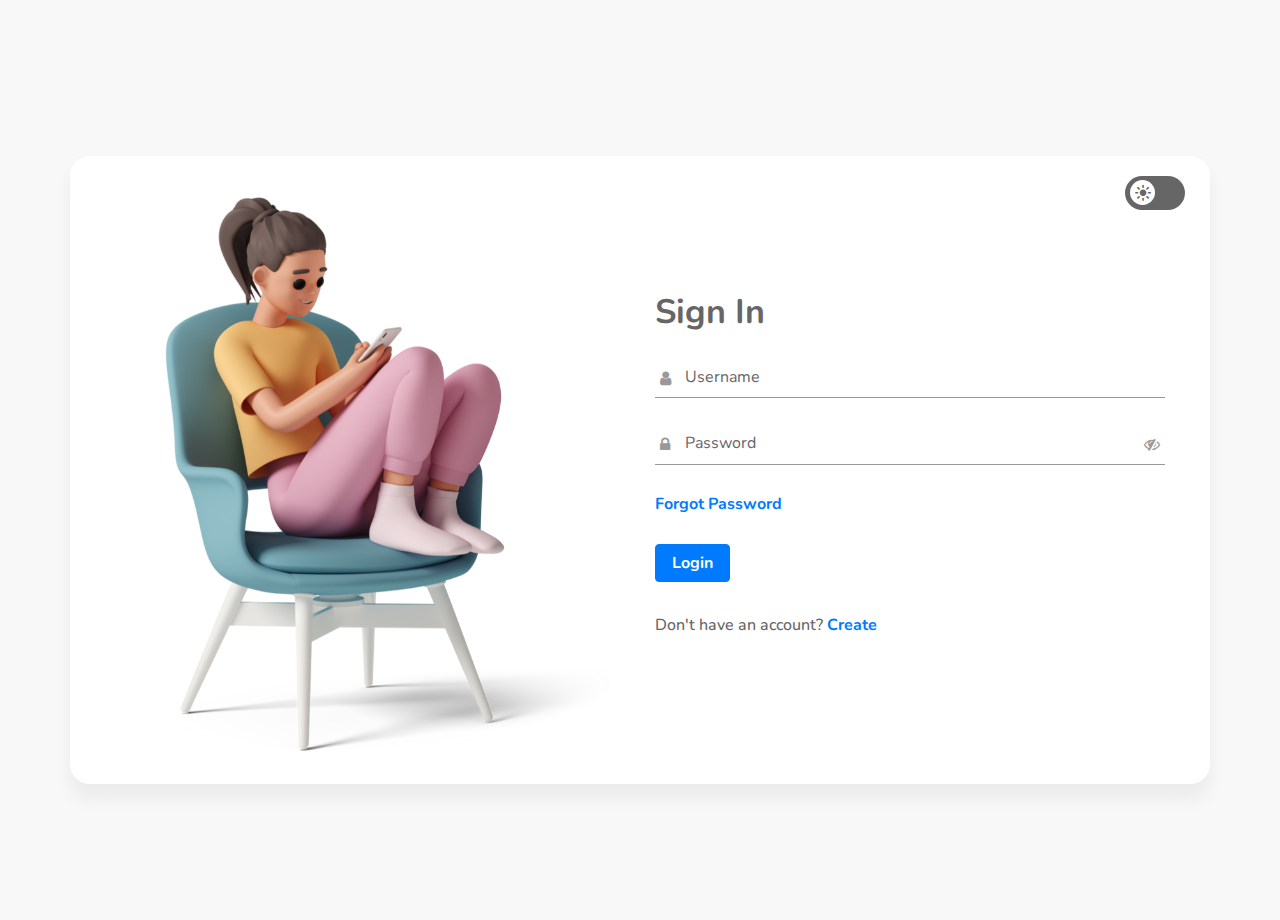
<file: index.html>
<link rel="preconnect" href="https://fonts.googleapis.com">
<link rel="preconnect" href="https://fonts.gstatic.com" crossorigin>
<link href="https://fonts.googleapis.com/css2?family=Nunito:ital,wght@0,200;0,300;0,400;0,500;0,600;0,700;0,800;1,300&display=swap" rel="stylesheet">

<link rel="stylesheet" href="assets/css/font-awesome.min.css">
<link rel="stylesheet" href="assets/css/bootstrap.min.css">
<link rel="stylesheet" href="assets/css/custom.css">

<body>
    <div class="main-wrapper login">
        <div class="container sign-wrapper position-relative">
            <div class="silder-wrapper">
                <label class="switch">
                    <input type="checkbox" id="theme-toggler">
                    <span class="slider round"></span>
                </label>
            </div>
            <div class="clearfix"></div>
            <div class="row">
                <div class="col-lg-6 col-md-12 text-center">
                    <img src="assets/img/login.png" alt="Sign In" width="480px">
                </div>
                <div class="col-lg-6 col-md-12 d-flex justify-content-center flex-column text-lg-left text-center">
                    <h2 class="form-title py-3">Sign In</h2>                    
                    <form method="POST" action="#" class="register-form" id="login-form">
                        <div class="form-group">
                            <label class="form-label" for="username"><i class="fa fa-user material-icons-name"></i></label>
                            <input type="text" name="username" id="username" autocomplete="off" placeholder="Username" required>
                        </div>
                        <div class="form-group">
                            <label class="form-label" for="password"><i class="fa fa-lock"></i></label>
                            <input type="password" name="password" id="password" autocomplete="off" placeholder="Password" required>
                            <label class="form-label" id="show-pwd" for="password"><i class="fa fa-eye fa-eye-slash"></i></label>
                        </div>
                        <div class="form-group d-lg-flex justify-content-between">
                            <div class="text-lg-right text-center">
                                <a href="forgot-password.html"><strong>Forgot Password</strong></a>
                            </div>
                        </div>
                        <div class="form-group pt-0">
                            <button type="submit" name="signin" id="signin" class="btn btn-primary px-3 font-weight-bold">Login</button>
                        </div>
                        <p class="pt-1">Don't have an account? <a href="register.html"><strong>Create</strong></a></p>
                    </form>
                </div>
            </div>
        </div>
    </div>

    <script src="assets/js/jquery-3.2.1.slim.min.js"></script>
    <script src="assets/js/popper.min.js"></script>
    <script src="assets/js/bootstrap.min.js"></script>
    <script src="assets/js/custom.js"></script>

</body>
</html>
</file>
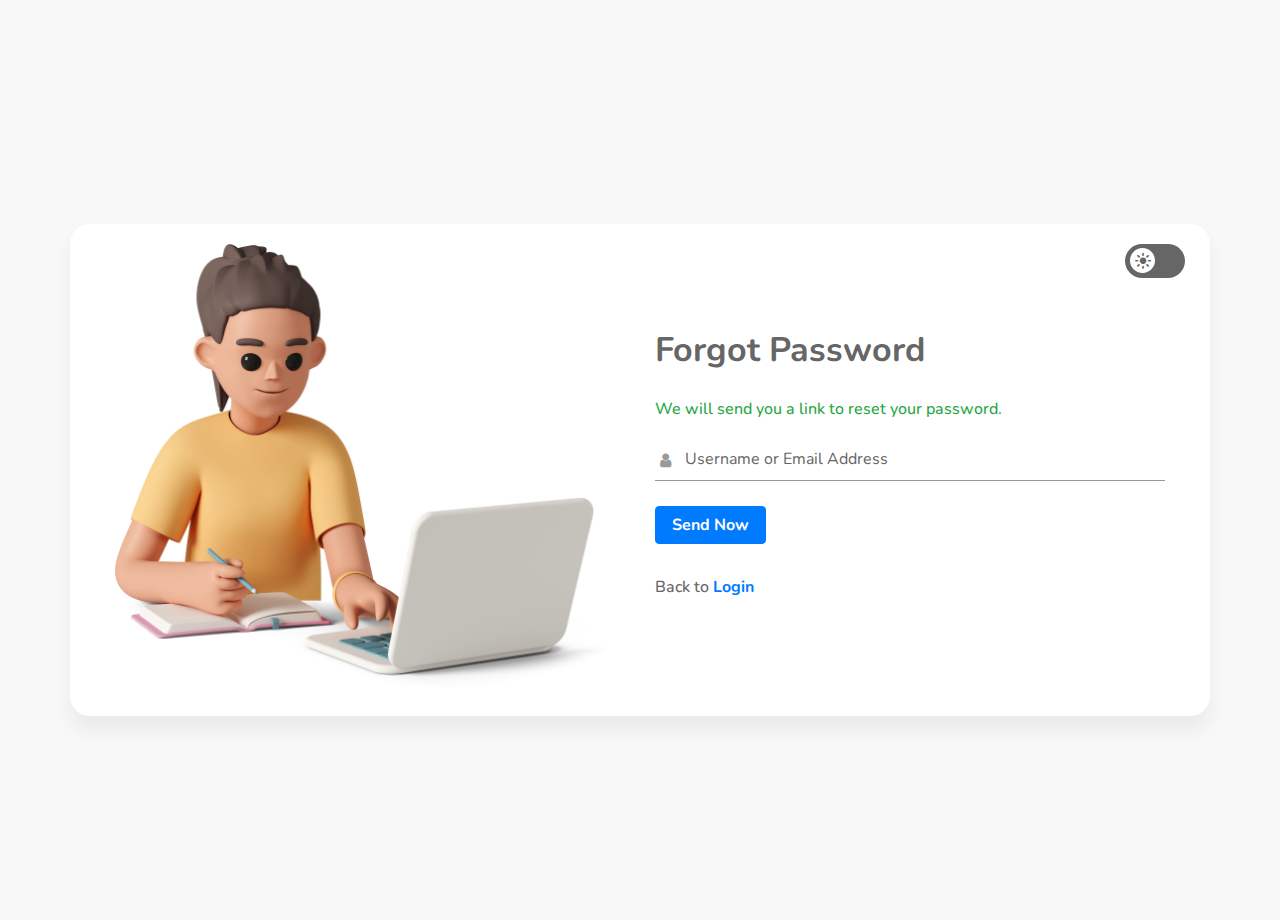
<file: forgot-password.html>
<link rel="preconnect" href="https://fonts.googleapis.com">
<link rel="preconnect" href="https://fonts.gstatic.com" crossorigin>
<link href="https://fonts.googleapis.com/css2?family=Nunito:ital,wght@0,200;0,300;0,400;0,500;0,600;0,700;0,800;1,300&display=swap" rel="stylesheet">

<link rel="stylesheet" href="assets/css/font-awesome.min.css">
<link rel="stylesheet" href="assets/css/bootstrap.min.css">
<link rel="stylesheet" href="assets/css/custom.css">

<body>
    <div class="main-wrapper login">
        <div class="container sign-wrapper position-relative">
            <div class="silder-wrapper">
                <label class="switch">
                    <input type="checkbox" id="theme-toggler">
                    <span class="slider round"></span>
                </label>
            </div>
            <div class="clearfix"></div>
            <div class="row">
                <div class="col-lg-6 col-md-12 text-center">
                    <img src="assets/img/forgot-password.png" alt="Sign In" width="550px">
                </div>
                <div class="col-lg-6 col-md-12 d-flex justify-content-center flex-column text-lg-left text-center">
                    <h2 class="form-title py-3">Forgot Password</h2>
                    <p class="text-success">We will send you a link to reset your password.</p>
                    <form method="POST" action="#" class="register-form" id="login-form">
                        <div class="form-group">
                            <label class="form-label" for="username"><i class="fa fa-user material-icons-name"></i></label>
                            <input type="text" name="username" id="username" autocomplete="off" placeholder="Username or Email Address" />
                        </div>
                        <div class="form-group pt-0">
                            <button type="submit" name="signin" id="signin" class="btn btn-primary px-3 font-weight-bold">Send Now</button>
                        </div>
                        <p class="pt-1">Back to <a href="index.html"><strong>Login</strong></a></p>
                    </form>
                </div>
            </div>
        </div>
    </div>

    <script src="assets/js/jquery-3.2.1.slim.min.js"></script>
    <script src="assets/js/popper.min.js"></script>
    <script src="assets/js/bootstrap.min.js"></script>
    <script src="assets/js/custom.js"></script>

</body>
</html>
</file>
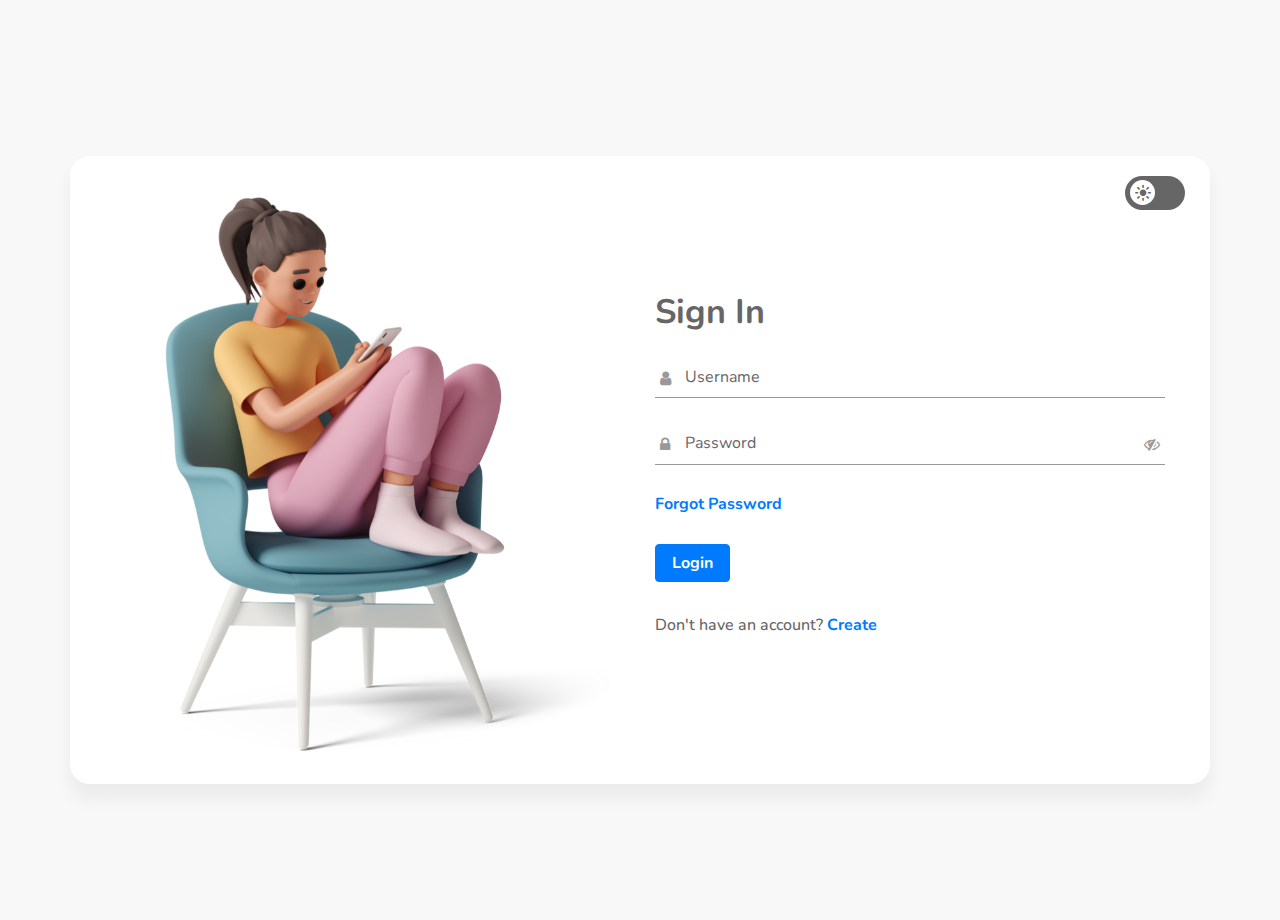
<file: login.html>
<link rel="preconnect" href="https://fonts.googleapis.com">
<link rel="preconnect" href="https://fonts.gstatic.com" crossorigin>
<link href="https://fonts.googleapis.com/css2?family=Nunito:ital,wght@0,200;0,300;0,400;0,500;0,600;0,700;0,800;1,300&display=swap" rel="stylesheet">

<link rel="stylesheet" href="assets/css/font-awesome.min.css">
<link rel="stylesheet" href="assets/css/bootstrap.min.css">
<link rel="stylesheet" href="assets/css/custom.css">

<body>
    <div class="main-wrapper login">
        <div class="container sign-wrapper position-relative">
            <div class="silder-wrapper">
                <label class="switch">
                    <input type="checkbox" id="theme-toggler">
                    <span class="slider round"></span>
                </label>
            </div>
            <div class="clearfix"></div>
            <div class="row">
                <div class="col-lg-6 col-md-12 text-center">
                    <img src="assets/img/login.png" alt="Sign In" width="480px">
                </div>
                <div class="col-lg-6 col-md-12 d-flex justify-content-center flex-column text-lg-left text-center">
                    <h2 class="form-title py-3">Sign In</h2>                    
                    <form method="POST" class="register-form" id="login-form">
                        <div class="form-group">
                            <label class="form-label" for="username"><i class="fa fa-user material-icons-name"></i></label>
                            <input type="text" name="username" id="username" autocomplete="off" placeholder="Username" />
                        </div>
                        <div class="form-group">
                            <label class="form-label" for="password"><i class="fa fa-lock"></i></label>
                            <input type="password" name="password" id="password" autocomplete="off" placeholder="Password" />
                            <label class="form-label" id="show-pwd" for="password"><i class="fa fa-eye fa-eye-slash"></i></label>
                        </div>
                        <div class="form-group d-lg-flex justify-content-between">
                            <div class="text-lg-right text-center">
                                <a href="forgot-password.html"><strong>Forgot Password</strong></a>
                            </div>
                        </div>
                        <div class="form-group pt-0">
                            <button type="submit" name="signin" id="signin" class="btn btn-primary px-3 font-weight-bold">Login</button>
                        </div>
                        <p class="pt-1">Don't have an account? <a href="register.html"><strong>Create</strong></a></p>
                    </form>
                </div>
            </div>
        </div>
    </div>

    <script src="assets/js/jquery-3.2.1.slim.min.js"></script>
    <script src="assets/js/popper.min.js"></script>
    <script src="assets/js/bootstrap.min.js"></script>
    <script src="assets/js/custom.js"></script>

</body>
</html>
</file>
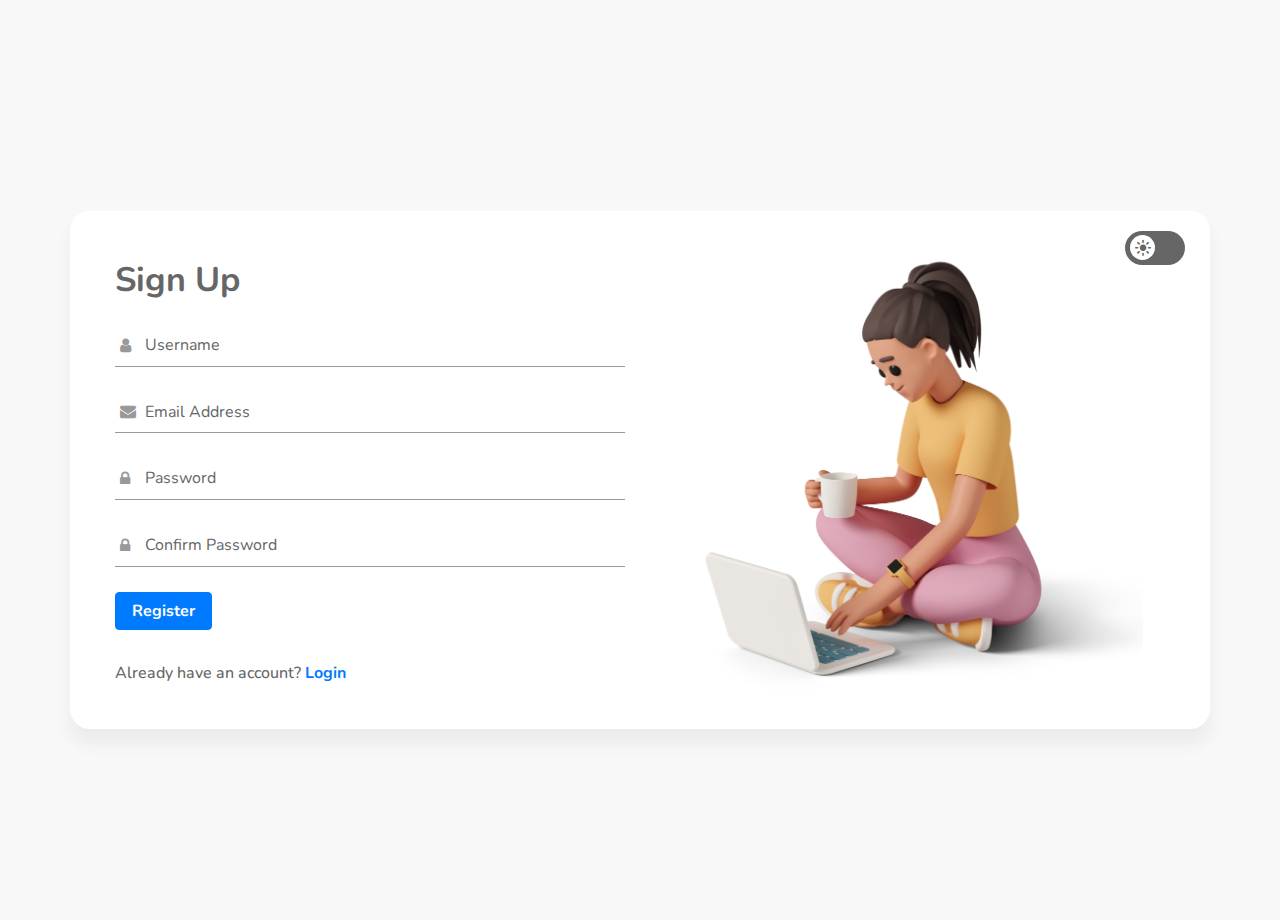
<file: register.html>
<!DOCTYPE html>
<html lang="en">
<head>
    <!-- metas -->
    <meta http-equiv="Content-Type" content="text/html; charset=UTF-8"/>    
    <meta name="author" content="Rayees">
    <meta http-equiv="X-UA-Compatible" content="IE=edge,chrome=1">
    <meta http-equiv="x-dns-prefetch-control" content="on" >
    <meta name="viewport" content="width=device-width, initial-scale=1, shrink-to-fit=no">
    <title>My Works | Custom Registration Form</title>
    <meta name="description" content="A custom user-firendly, responsive, bootstrap Registration form with Light and Night mode.">
    <meta name="keywords" content="register, reg-form , custom, ui, ux, rayeesac">
    <link rel="shortlink" href="https://www.rayeesac.ml/" />
    <meta http-equiv="content-language" content="en" />

    <link rel="canonical" href="https://www.rayeesac.ml/" />
    <!-- Favicon -->
    <link rel="shortcut icon" type="image/x-icon" href="/favicon.ico" />
    <link rel="icon" type="image/png" sizes="48x48" href="/favicon.ico" />
    <link rel="icon" type="image/png" sizes="16x16" href="/favicon-16x16.png" />
    <link rel="icon" type="image/png" sizes="32x32" href="/favicon-32x32.png" />
    <link rel="icon" type="image/png" sizes="192x192"  href="/android-icon-192x192.png" />
    <link rel="apple-touch-icon" sizes="180x180" href="/apple-touch-icon.png" />
    <meta name="robots" content="follow, index" />

    <link rel="manifest" href="/site.webmanifest">
    <meta name="msapplication-TileColor" content="#ff0000">
    <meta name="theme-color" content="#ffffff">

    <link rel="preconnect" href="https://fonts.googleapis.com">
    <link rel="preconnect" href="https://fonts.gstatic.com" crossorigin>
    <link href="https://fonts.googleapis.com/css2?family=Nunito:ital,wght@0,200;0,300;0,400;0,500;0,600;0,700;0,800;1,300&display=swap" rel="stylesheet">

    <link rel="stylesheet" href="assets/css/font-awesome.min.css">
    <link rel="stylesheet" href="assets/css/bootstrap.min.css">
    <link rel="stylesheet" href="assets/css/custom.css">
</head>
<body>
    <div class="main-wrapper register">
        <div class="container sign-wrapper position-relative">
            <div class="silder-wrapper">
                <label class="switch">
                    <input type="checkbox" id="theme-toggler">
                    <span class="slider round"></span>
                </label>
            </div>
            <div class="clearfix"></div>
            <div class="align-items-center row">
                <div class="col-lg-6 col-md-12 d-flex flex-column justify-content-center order-2 order-lg-1 text-center text-lg-left">
                    <h2 class="form-title py-3">Sign Up</h2>
                    <form method="POST" action="#" class="register-form" id="login-form">
                        <div class="form-group">
                            <label class="form-label" for="username"><i class="fa fa-user material-icons-name"></i></label>
                            <input type="text" name="username" id="username" autocomplete="off" placeholder="Username" required>
                        </div>
                        <div class="form-group">
                            <label class="form-label" for="email"><i class="fa fa-envelope material-icons-name"></i></label>
                            <input type="text" name="email" id="email" autocomplete="off" placeholder="Email Address" required>
                        </div>
                        <div class="form-group">
                            <label class="form-label" for="password"><i class="fa fa-lock"></i></label>
                            <input type="password" name="password" id="password" autocomplete="off" placeholder="Password" required>
                        </div>
                        <div class="form-group">
                            <label class="form-label" for="confirm_password"><i class="fa fa-lock"></i></label>
                            <input type="password" name="confirm_password" id="confirm_password" autocomplete="off" placeholder="Confirm Password" required>
                        </div>
                        <div class="form-group">
                            <button type="button" name="signin" id="signin" class="btn btn-primary px-3 font-weight-bold">Register</button>
                        </div>
                        <p class="pt-1">Already have an account? <a href="index.html"><strong>Login</strong></a></p>
                    </form>
                </div>
                <div class="col-lg-6 col-md-12 order-1 order-lg-2 pr-0 text-center">
                    <img src="assets/img/register.png" alt="Sign Up" width="450px">
                </div>
            </div>
        </div>
    </div>

    <script src="assets/js/jquery-3.2.1.slim.min.js"></script>
    <script src="assets/js/popper.min.js"></script>
    <script src="assets/js/bootstrap.min.js"></script>
    <script src="assets/js/custom.js"></script>

</body>
</html>
</file>
<file: assets/css/custom.css>
:root {
    --primary-bg-color: #f8f8f8;
    --secondary-bg-color: #fff;
    --primary-text-color: #666;
    --secondary-text-color: #999;
}
body.active {
    --primary-bg-color: #222;
    --secondary-bg-color: #333;
    --primary-text-color: #fff;
    --secondary-text-color: #f8f8f8;
}
body {
    font-size: 16px;
    line-height: 1.8;
    color: var(--primary-text-color);
    background: var(--primary-bg-color);
    font-weight: 500;
    font-family: 'Nunito', sans-serif;
}
input,textarea {
    appearance: radio !important;
    -moz-appearance: radio !important;
    -webkit-appearance: radio !important;
    -o-appearance: radio !important;
    -ms-appearance: radio !important;
}
h2 {
    line-height: 1.66;
    margin: 0;
    padding: 0;
    font-weight: 700;
    color: var(--primary-text-color);
    font-family: 'Nunito', sans-serif;
    font-size: 34px;
}
.main-wrapper{
    background: var(--primary-bg-color);
    display: flex;
    align-items: center;
    margin-top: 20px;
    min-height:100vh;
}
.sign-wrapper {
    padding: 20px 45px;
    background: var(--secondary-bg-color);
    margin: 0 auto;
    box-shadow: 0 15px 16.83px 0.17px rgb(0 0 0 / 5%);
    -moz-box-shadow: 0 15px 16.83px 0.17px rgba(0, 0, 0, 0.05);
    -webkit-box-shadow: 0 15px 16.83px 0.17px rgb(0 0 0 / 5%);
    -o-box-shadow: 0 15px 16.83px 0.17px rgba(0, 0, 0, 0.05);
    -ms-box-shadow: 0 15px 16.83px 0.17px rgba(0, 0, 0, 0.05);
    border-radius: 20px;
    -moz-border-radius: 20px;
    -webkit-border-radius: 20px;
    -o-border-radius: 20px;
    -ms-border-radius: 20px;
}
input:not([type=checkbox]) {
    width: 100%;
    display: block;
    border: none;
    border-bottom: 1px solid var(--secondary-text-color);
    padding: 6px 30px;
    font-family: 'Nunito', sans-serif;
    box-sizing: border-box;
    outline:none;
    background: var(--secondary-bg-color);
    color: var(--primary-text-color);
}
::placeholder{
    color: var(--primary-text-color);
}
input:focus, input:focus::-webkit-input-placeholder, input:focus::-moz-placeholder, input:focus:-ms-input-placeholder {
    border-bottom: 1px solid var(--primary-text-color);
    outline: none;
}
.form-group {
    position: relative;
    margin-bottom: 25px;
    overflow: hidden;
}
label.form-label{
    position: absolute;
    left: 5px;
    top: 50%;
    transform: translateY(-50%);
    -moz-transform: translateY(-50%);
    -webkit-transform: translateY(-50%);
    -o-transform: translateY(-50%);
    -ms-transform: translateY(-50%);
    color: var(--secondary-text-color);
}
img{max-width: 100%;height: auto;}

#show-pwd{
  position: absolute;
  right: 5px;
  left: unset;
  top: 50%;
  transform: translateY(-50%);
  -moz-transform: translateY(-50%);
  -webkit-transform: translateY(-50%);
  -o-transform: translateY(-50%);
  -ms-transform: translateY(-50%);
  color: var(--secondary-text-color);
  z-index: 11;
  cursor: pointer;
  -webkit-user-select: none;
    -moz-user-select: none;
    -ms-user-select: none;
    user-select: none;
}

.checkbox-wrap {
    display: inline-block;
    position: relative;
    padding-left: 30px;
    margin-bottom: 12px;
    cursor: pointer;
    font-size: 16px;
    font-weight: 500;
    -webkit-user-select: none;
    -moz-user-select: none;
    -ms-user-select: none;
    user-select: none;
}
.checkbox-wrap input {
    position: absolute;
    opacity: 0;
    cursor: pointer;
    height: 0;
    width: 0;
}
.checkmark {
    position: absolute;
    top: 0;
    left: 0;
}
.checkmark:after {
    content: "\f0c8";
    font-family: "FontAwesome";
    position: absolute;
    font-size: 20px;
    margin-top: -4px;
}
.checkbox-wrap input:checked ~ .checkmark:after {
    display: block;
    content: "\f14a";
    font-family: "FontAwesome";
    color: var(--secondary-bg-color);
}
.checkbox-primary {
    color: var(--primary-text-color);
    text-align: left;
}
.checkbox-primary input:checked ~ .checkmark:after {
    color: var(--primary-text-color);
}
.switch {
    position: relative;
    display: inline-block;
    width: 60px;
    height: 34px;
  }
  
  .switch input {
    opacity: 0;
    width: 0;
    height: 0;
  }
  
  .slider {
    position: absolute;
    cursor: pointer;
    top: 0;
    left: 0;
    right: 0;
    bottom: 0;
    background-color: var(--primary-text-color);
    -webkit-transition: .4s;
    transition: .4s;
  }
  
  .slider:before {
    position: absolute;
    content: "";
    height: 25px;
    width: 25px;
    left: 5px;
    bottom: 5px;
    background-color: var(--secondary-bg-color);
    -webkit-transition: .4s;
    transition: .4s;
    content: "\1f31e";
    font-family: "icon";
    color: var(--primary-text-color);
    text-align: center;
    font-size: 16px;
    display: flex;
    align-items: center;
    justify-content: center;
    padding-top: 2px;
    color: var(--primary-text-color);
  }
  
  input:checked + .slider {
    background-color: var(--primary-text-color);
  }
  
  input:focus + .slider {
    box-shadow: 0 0 1px var(--primary-text-color);
  }
  
  input:checked + .slider:before {
    -webkit-transform: translateX(26px);
    -ms-transform: translateX(26px);
    transform: translateX(26px);
    content: "\1f31c";
    font-family: "icon";
    color: var(--primary-text-color);
  }
  
  .slider.round {
    border-radius: 34px;
  }
  
  .slider.round:before {
    border-radius: 50%;
  }

  .silder-wrapper{
    display: flex;
    align-items: end;
    justify-content: end;
    right: 25px;
    position: absolute;
    z-index: 999;
  }
  @font-face {
    font-family: 'icon';
    src:  url('../fonts/icon/icon.eot');
    src:  url('../fonts/icon/icon.eot#iefix') format('embedded-opentype'),
      url('../fonts/icon/icon.ttf') format('truetype'),
      url('../fonts/icon/icon.woff') format('woff'),
      url('../fonts/icon/icon.svg#icon') format('svg');
    font-weight: normal;
    font-style: normal;
    font-display: block;
  }
  
  [class^="icon-"], [class*=" icon-"] {
    font-family: 'icon' !important;
    speak-as: never;
    font-style: normal;
    font-weight: normal;
    font-variant: normal;
    text-transform: none;
    line-height: 1;
    -webkit-font-smoothing: antialiased;
    -moz-osx-font-smoothing: grayscale;
  }
  
  .icon-night:before {
    content: "\1f31c";
  }
  .icon-sun:before {
    content: "\1f31e";
  }
</file>
